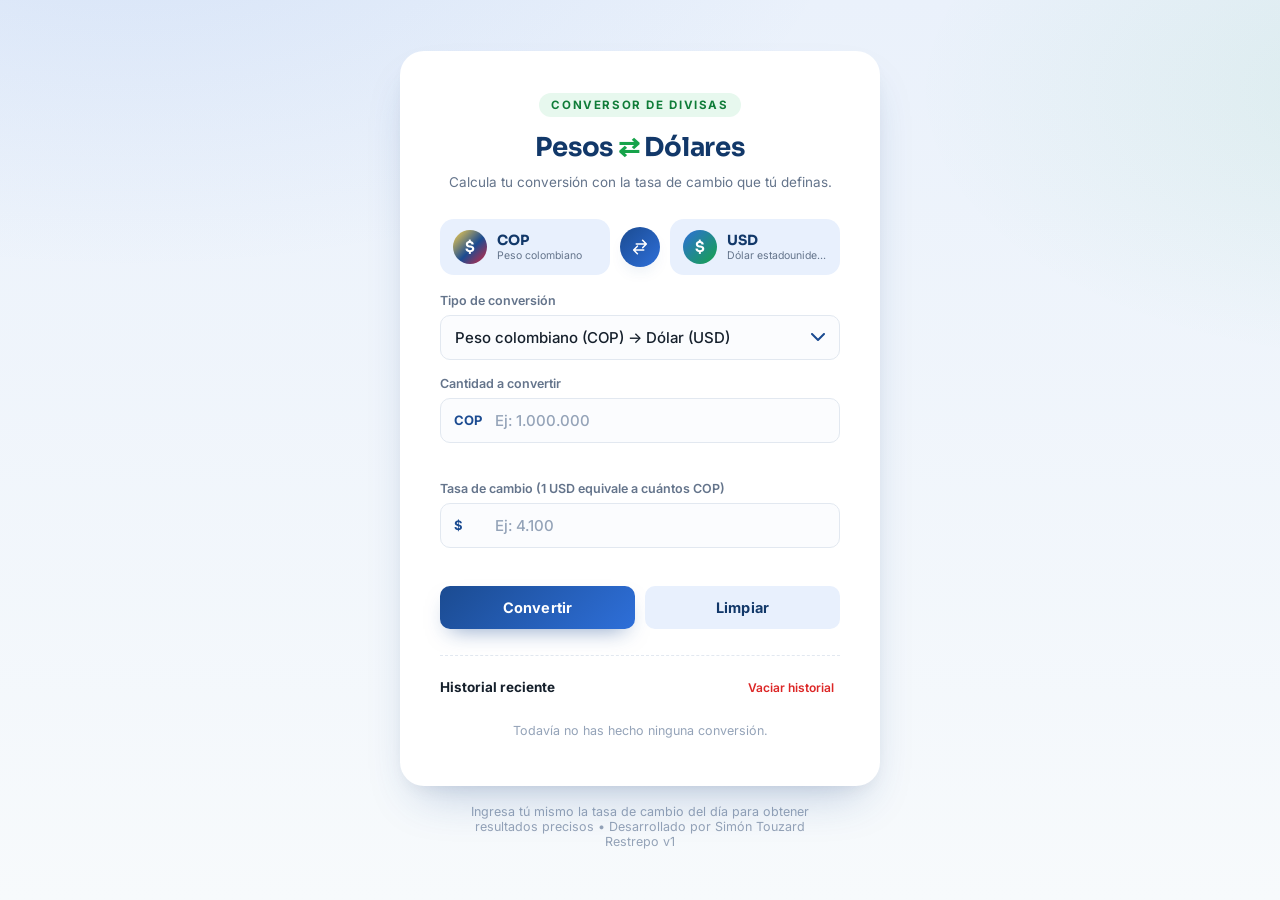
<file: index.html>
<!DOCTYPE html>
<html lang="es">
<head>
  <meta charset="UTF-8">
  <meta name="viewport" content="width=device-width, initial-scale=1.0">
  <title>Conversor COP ⇄ USD | Divisas al instante</title>
  <meta name="description" content="Convierte Pesos Colombianos a Dólares Estadounidenses y viceversa con una tasa de cambio personalizada.">

  <!-- Tipografías: Sora para cifras/titulares, Inter para texto de interfaz -->
  <link rel="preconnect" href="https://fonts.googleapis.com">
  <link rel="preconnect" href="https://fonts.gstatic.com" crossorigin>
  <link href="https://fonts.googleapis.com/css2?family=Sora:wght@500;600;700;800&family=Inter:wght@400;500;600;700&display=swap" rel="stylesheet">

  <link rel="stylesheet" href="styles.css">
</head>
<body>

  <div class="page">
    <main class="card" id="converter-card">

      <!-- Encabezado -->
      <header class="card__header">
        <span class="eyebrow">Conversor de divisas</span>
        <h1 class="title">Pesos <span class="title__arrows" aria-hidden="true">⇄</span> Dólares</h1>
        <p class="subtitle">Calcula tu conversión con la tasa de cambio que tú definas.</p>
      </header>

      <!-- Selector de dirección de conversión + intercambio rápido -->
      <section class="direction" aria-label="Tipo de conversión">
        <div class="currency-chip" id="chip-from">
          <span class="currency-chip__badge badge--cop" aria-hidden="true">$</span>
          <div class="currency-chip__text">
            <span class="currency-chip__code" id="label-from-code">COP</span>
            <span class="currency-chip__name" id="label-from-name">Peso colombiano</span>
          </div>
        </div>

        <button type="button" class="swap-btn" id="swap-btn" aria-label="Intercambiar monedas" title="Intercambiar monedas">
          <svg viewBox="0 0 24 24" class="swap-btn__icon" aria-hidden="true">
            <path d="M7 7h11l-3.2-3.2a1 1 0 1 1 1.4-1.4l5 5a1 1 0 0 1 0 1.4l-5 5a1 1 0 0 1-1.4-1.4L18 9H7a1 1 0 0 1 0-2Z"/>
            <path d="M17 17H6l3.2 3.2a1 1 0 1 1-1.4 1.4l-5-5a1 1 0 0 1 0-1.4l5-5a1 1 0 1 1 1.4 1.4L6 15h11a1 1 0 0 1 0 2Z"/>
          </svg>
        </button>

        <div class="currency-chip" id="chip-to">
          <span class="currency-chip__badge badge--usd" aria-hidden="true">$</span>
          <div class="currency-chip__text">
            <span class="currency-chip__code" id="label-to-code">USD</span>
            <span class="currency-chip__name" id="label-to-name">Dólar estadounidense</span>
          </div>
        </div>
      </section>

      <!-- Formulario de conversión -->
      <form id="converter-form" novalidate>

        <!-- Selector explícito del tipo de conversión -->
        <div class="field">
          <label for="direction-select">Tipo de conversión</label>
          <select id="direction-select" class="input input--select">
            <option value="COP_USD">Peso colombiano (COP) → Dólar (USD)</option>
            <option value="USD_COP">Dólar (USD) → Peso colombiano (COP)</option>
          </select>
        </div>

        <div class="field">
          <label for="amount-input">Cantidad a convertir</label>
          <div class="input-group">
            <span class="input-group__prefix" id="amount-prefix" aria-hidden="true">COP</span>
            <input
              type="number"
              id="amount-input"
              class="input"
              inputmode="decimal"
              step="any"
              min="0"
              placeholder="Ej: 1.000.000"
              autocomplete="off"
            >
          </div>
          <p class="field__error" id="amount-error" role="alert"></p>
        </div>

        <div class="field">
          <label for="rate-input">Tasa de cambio (1 USD equivale a cuántos COP)</label>
          <div class="input-group">
            <span class="input-group__prefix" aria-hidden="true">$</span>
            <input
              type="number"
              id="rate-input"
              class="input"
              inputmode="decimal"
              step="any"
              min="0"
              placeholder="Ej: 4.100"
              autocomplete="off"
            >
          </div>
          <p class="field__error" id="rate-error" role="alert"></p>
        </div>

        <div class="actions">
          <button type="submit" class="btn btn--primary" id="convert-btn">
            <span>Convertir</span>
          </button>
          <button type="button" class="btn btn--ghost" id="clear-btn">
            <span>Limpiar</span>
          </button>
        </div>
      </form>

      <!-- Resultado -->
      <section class="result" id="result-box" aria-live="polite" hidden>
        <span class="result__label">Resultado</span>
        <p class="result__value" id="result-value">—</p>
        <p class="result__formula" id="result-formula"></p>
        <p class="result__timestamp" id="result-timestamp"></p>
      </section>

      <!-- Historial -->
      <section class="history">
        <div class="history__header">
          <h2>Historial reciente</h2>
          <button type="button" class="link-btn" id="clear-history-btn">Vaciar historial</button>
        </div>
        <ul class="history__list" id="history-list">
          <li class="history__empty" id="history-empty">Todavía no has hecho ninguna conversión.</li>
        </ul>
      </section>

    </main>

    <p class="page__footnote">Ingresa tú mismo la tasa de cambio del día para obtener resultados precisos • Desarrollado por Simón Touzard Restrepo v1 </p>
  </div>

  <script src="script.js"></script>
</body>
</html>
</file>
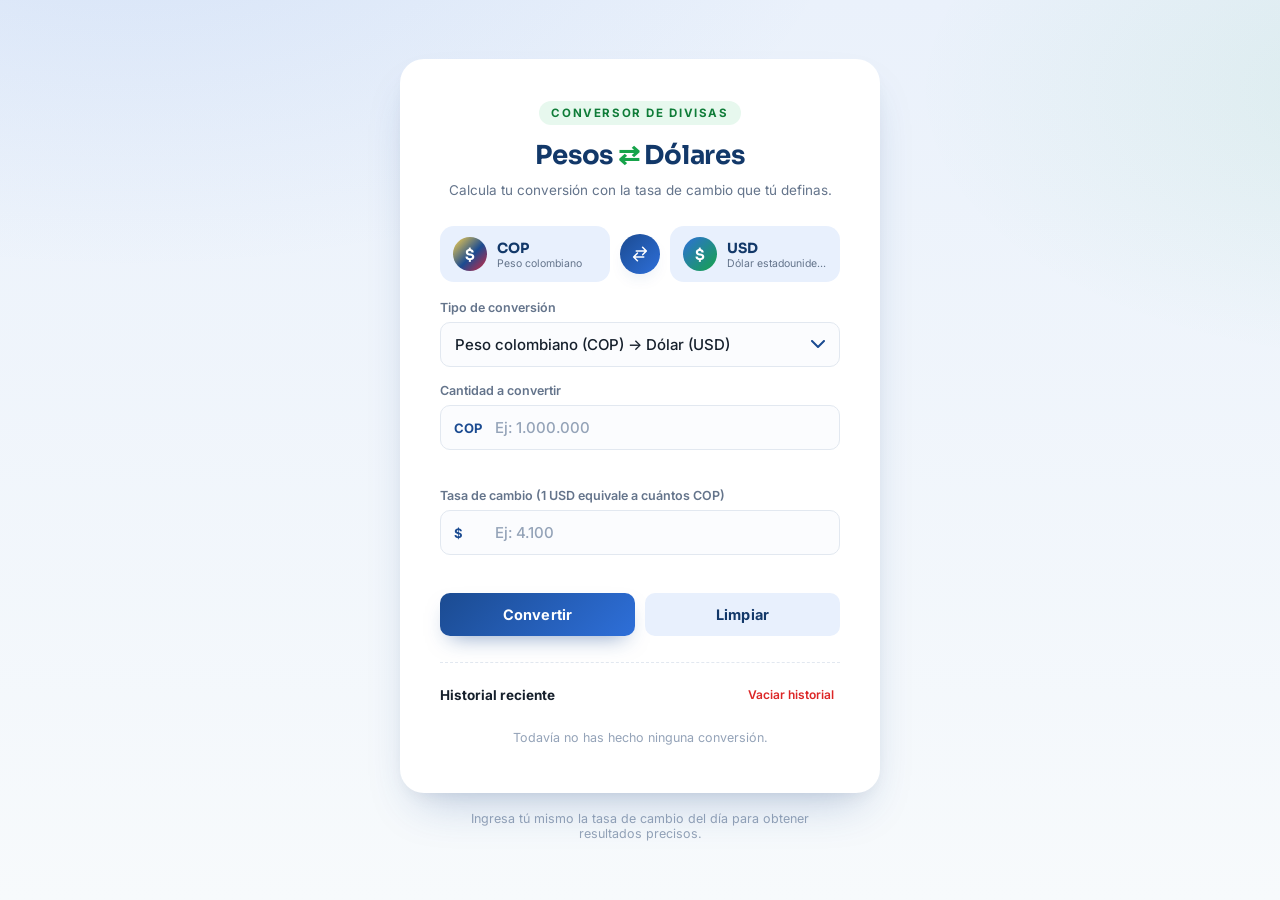
<file: index (4).html>
<!DOCTYPE html>
<html lang="es">
<head>
  <meta charset="UTF-8">
  <meta name="viewport" content="width=device-width, initial-scale=1.0">
  <title>Conversor COP ⇄ USD | Divisas al instante</title>
  <meta name="description" content="Convierte Pesos Colombianos a Dólares Estadounidenses y viceversa con una tasa de cambio personalizada.">

  <!-- Tipografías: Sora para cifras/titulares, Inter para texto de interfaz -->
  <link rel="preconnect" href="https://fonts.googleapis.com">
  <link rel="preconnect" href="https://fonts.gstatic.com" crossorigin>
  <link href="https://fonts.googleapis.com/css2?family=Sora:wght@500;600;700;800&family=Inter:wght@400;500;600;700&display=swap" rel="stylesheet">

  <link rel="stylesheet" href="styles.css">
</head>
<body>

  <div class="page">
    <main class="card" id="converter-card">

      <!-- Encabezado -->
      <header class="card__header">
        <span class="eyebrow">Conversor de divisas</span>
        <h1 class="title">Pesos <span class="title__arrows" aria-hidden="true">⇄</span> Dólares</h1>
        <p class="subtitle">Calcula tu conversión con la tasa de cambio que tú definas.</p>
      </header>

      <!-- Selector de dirección de conversión + intercambio rápido -->
      <section class="direction" aria-label="Tipo de conversión">
        <div class="currency-chip" id="chip-from">
          <span class="currency-chip__badge badge--cop" aria-hidden="true">$</span>
          <div class="currency-chip__text">
            <span class="currency-chip__code" id="label-from-code">COP</span>
            <span class="currency-chip__name" id="label-from-name">Peso colombiano</span>
          </div>
        </div>

        <button type="button" class="swap-btn" id="swap-btn" aria-label="Intercambiar monedas" title="Intercambiar monedas">
          <svg viewBox="0 0 24 24" class="swap-btn__icon" aria-hidden="true">
            <path d="M7 7h11l-3.2-3.2a1 1 0 1 1 1.4-1.4l5 5a1 1 0 0 1 0 1.4l-5 5a1 1 0 0 1-1.4-1.4L18 9H7a1 1 0 0 1 0-2Z"/>
            <path d="M17 17H6l3.2 3.2a1 1 0 1 1-1.4 1.4l-5-5a1 1 0 0 1 0-1.4l5-5a1 1 0 1 1 1.4 1.4L6 15h11a1 1 0 0 1 0 2Z"/>
          </svg>
        </button>

        <div class="currency-chip" id="chip-to">
          <span class="currency-chip__badge badge--usd" aria-hidden="true">$</span>
          <div class="currency-chip__text">
            <span class="currency-chip__code" id="label-to-code">USD</span>
            <span class="currency-chip__name" id="label-to-name">Dólar estadounidense</span>
          </div>
        </div>
      </section>

      <!-- Formulario de conversión -->
      <form id="converter-form" novalidate>

        <!-- Selector explícito del tipo de conversión -->
        <div class="field">
          <label for="direction-select">Tipo de conversión</label>
          <select id="direction-select" class="input input--select">
            <option value="COP_USD">Peso colombiano (COP) → Dólar (USD)</option>
            <option value="USD_COP">Dólar (USD) → Peso colombiano (COP)</option>
          </select>
        </div>

        <div class="field">
          <label for="amount-input">Cantidad a convertir</label>
          <div class="input-group">
            <span class="input-group__prefix" id="amount-prefix" aria-hidden="true">COP</span>
            <input
              type="number"
              id="amount-input"
              class="input"
              inputmode="decimal"
              step="any"
              min="0"
              placeholder="Ej: 1.000.000"
              autocomplete="off"
            >
          </div>
          <p class="field__error" id="amount-error" role="alert"></p>
        </div>

        <div class="field">
          <label for="rate-input">Tasa de cambio (1 USD equivale a cuántos COP)</label>
          <div class="input-group">
            <span class="input-group__prefix" aria-hidden="true">$</span>
            <input
              type="number"
              id="rate-input"
              class="input"
              inputmode="decimal"
              step="any"
              min="0"
              placeholder="Ej: 4.100"
              autocomplete="off"
            >
          </div>
          <p class="field__error" id="rate-error" role="alert"></p>
        </div>

        <div class="actions">
          <button type="submit" class="btn btn--primary" id="convert-btn">
            <span>Convertir</span>
          </button>
          <button type="button" class="btn btn--ghost" id="clear-btn">
            <span>Limpiar</span>
          </button>
        </div>
      </form>

      <!-- Resultado -->
      <section class="result" id="result-box" aria-live="polite" hidden>
        <span class="result__label">Resultado</span>
        <p class="result__value" id="result-value">—</p>
        <p class="result__formula" id="result-formula"></p>
        <p class="result__timestamp" id="result-timestamp"></p>
      </section>

      <!-- Historial -->
      <section class="history">
        <div class="history__header">
          <h2>Historial reciente</h2>
          <button type="button" class="link-btn" id="clear-history-btn">Vaciar historial</button>
        </div>
        <ul class="history__list" id="history-list">
          <li class="history__empty" id="history-empty">Todavía no has hecho ninguna conversión.</li>
        </ul>
      </section>

    </main>

    <p class="page__footnote">Ingresa tú mismo la tasa de cambio del día para obtener resultados precisos.</p>
  </div>

  <script src="script.js"></script>
</body>
</html>
</file>
<file: styles.css>
/* ==========================================================================
   CONVERSOR COP ⇄ USD — Hoja de estilos
   Sistema de diseño: azul elegante + blanco + detalles en verde
   ========================================================================== */

:root {
  /* --- Color: superficie y fondo --- */
  --color-bg-start: #eaf1fb;
  --color-bg-end: #f7fafc;
  --color-card: #ffffff;

  /* --- Color: azul (marca principal) --- */
  --color-primary: #1b4b91;
  --color-primary-dark: #123869;
  --color-primary-light: #2e6fd9;
  --color-primary-soft: #e8f0fd;

  /* --- Color: verde (detalles / éxito) --- */
  --color-accent: #16a34a;
  --color-accent-dark: #0f7c38;
  --color-accent-soft: #e7f8ee;

  /* --- Color: texto --- */
  --color-text: #16202c;
  --color-text-muted: #64748b;
  --color-text-faint: #94a3b8;

  /* --- Color: estados --- */
  --color-border: #e2e8f0;
  --color-error: #dc2626;
  --color-error-soft: #fef2f2;

  /* --- Tipografía --- */
  --font-display: "Sora", "Segoe UI", sans-serif;
  --font-body: "Inter", "Segoe UI", sans-serif;

  /* --- Sombra y forma --- */
  --shadow-card: 0 24px 48px -18px rgba(27, 75, 145, 0.28), 0 8px 20px -10px rgba(15, 23, 42, 0.1);
  --shadow-soft: 0 8px 18px -8px rgba(27, 75, 145, 0.18);
  --radius-lg: 24px;
  --radius-md: 14px;
  --radius-sm: 10px;
  --radius-pill: 999px;

  /* --- Movimiento --- */
  --ease-out: cubic-bezier(0.16, 1, 0.3, 1);
  --ease-spring: cubic-bezier(0.34, 1.56, 0.64, 1);
  --duration-fast: 160ms;
  --duration-base: 260ms;
}

/* ==========================================================================
   Reinicio básico
   ========================================================================== */

* {
  box-sizing: border-box;
  margin: 0;
  padding: 0;
}

html {
  -webkit-text-size-adjust: 100%;
}

body {
  font-family: var(--font-body);
  color: var(--color-text);
  background:
    radial-gradient(1200px 600px at 10% -10%, rgba(46, 111, 217, 0.10), transparent 60%),
    radial-gradient(900px 500px at 110% 10%, rgba(22, 163, 74, 0.08), transparent 55%),
    linear-gradient(180deg, var(--color-bg-start), var(--color-bg-end));
  min-height: 100vh;
  -webkit-font-smoothing: antialiased;
}

button {
  font-family: inherit;
  cursor: pointer;
}

input,
select {
  font-family: inherit;
}

ul {
  list-style: none;
}

/* Enfoque visible y accesible en toda la interfaz */
:focus-visible {
  outline: 3px solid var(--color-primary-light);
  outline-offset: 2px;
  border-radius: var(--radius-sm);
}

/* ==========================================================================
   Layout general
   ========================================================================== */

.page {
  min-height: 100vh;
  display: flex;
  flex-direction: column;
  align-items: center;
  justify-content: center;
  gap: 18px;
  padding: 40px 20px;
}

.card {
  width: 100%;
  max-width: 440px;
  background: var(--color-card);
  border-radius: var(--radius-lg);
  box-shadow: var(--shadow-card);
  padding: 34px 30px 28px;
  animation: card-enter 620ms var(--ease-out) both;
}

@keyframes card-enter {
  from {
    opacity: 0;
    transform: translateY(18px) scale(0.98);
  }
  to {
    opacity: 1;
    transform: translateY(0) scale(1);
  }
}

.page__footnote {
  font-size: 12.5px;
  color: var(--color-text-faint);
  text-align: center;
  max-width: 360px;
}

/* ==========================================================================
   Encabezado
   ========================================================================== */

.card__header {
  text-align: center;
  margin-bottom: 26px;
}

.eyebrow {
  display: inline-block;
  font-family: var(--font-body);
  font-size: 11.5px;
  font-weight: 700;
  letter-spacing: 0.14em;
  text-transform: uppercase;
  color: var(--color-accent-dark);
  background: var(--color-accent-soft);
  padding: 5px 12px;
  border-radius: var(--radius-pill);
  margin-bottom: 14px;
}

.title {
  font-family: var(--font-display);
  font-size: 26px;
  font-weight: 700;
  color: var(--color-primary-dark);
  letter-spacing: -0.01em;
}

.title__arrows {
  color: var(--color-accent);
}

.subtitle {
  margin-top: 8px;
  font-size: 13.5px;
  color: var(--color-text-muted);
  line-height: 1.5;
}

/* ==========================================================================
   Selector visual de monedas + botón de intercambio (elemento distintivo)
   ========================================================================== */

.direction {
  display: flex;
  align-items: center;
  gap: 10px;
  margin-bottom: 18px;
}

.currency-chip {
  flex: 1;
  display: flex;
  align-items: center;
  gap: 10px;
  background: var(--color-primary-soft);
  border: 1px solid transparent;
  border-radius: var(--radius-md);
  padding: 10px 12px;
  min-width: 0;
  transition: transform var(--duration-base) var(--ease-spring);
}

.currency-chip__badge {
  flex-shrink: 0;
  width: 34px;
  height: 34px;
  border-radius: 50%;
  display: flex;
  align-items: center;
  justify-content: center;
  font-family: var(--font-display);
  font-weight: 700;
  font-size: 15px;
  color: #fff;
}

.badge--cop {
  background: linear-gradient(135deg, #ffd54a 0%, #1b4b91 55%, #d7263d 100%);
}

.badge--usd {
  background: linear-gradient(135deg, #2e6fd9 0%, #16a34a 100%);
}

.currency-chip__text {
  display: flex;
  flex-direction: column;
  min-width: 0;
}

.currency-chip__code {
  font-family: var(--font-display);
  font-weight: 700;
  font-size: 14px;
  color: var(--color-primary-dark);
  line-height: 1.3;
}

.currency-chip__name {
  font-size: 10.5px;
  color: var(--color-text-muted);
  white-space: nowrap;
  overflow: hidden;
  text-overflow: ellipsis;
}

.swap-btn {
  flex-shrink: 0;
  width: 40px;
  height: 40px;
  border-radius: 50%;
  border: none;
  background: linear-gradient(135deg, var(--color-primary), var(--color-primary-light));
  box-shadow: var(--shadow-soft);
  display: flex;
  align-items: center;
  justify-content: center;
  transition: transform var(--duration-base) var(--ease-spring), box-shadow var(--duration-base) var(--ease-out);
}

.swap-btn:hover {
  box-shadow: 0 10px 22px -8px rgba(27, 75, 145, 0.45);
  transform: translateY(-1px);
}

.swap-btn:active {
  transform: scale(0.92);
}

.swap-btn__icon {
  width: 18px;
  height: 18px;
  fill: #ffffff;
  transition: transform var(--duration-base) var(--ease-spring);
}

/* Rotación al intercambiar (disparada por JS agregando esta clase) */
.swap-btn.is-swapping .swap-btn__icon {
  transform: rotate(180deg);
}

/* Pequeño resalte de confirmación en los chips al intercambiar */
.currency-chip.is-pulsing {
  transform: scale(1.03);
  border-color: var(--color-accent);
}

/* ==========================================================================
   Campos de formulario
   ========================================================================== */

.field {
  margin-bottom: 16px;
}

.field label {
  display: block;
  font-size: 12.5px;
  font-weight: 600;
  color: var(--color-text-muted);
  margin-bottom: 7px;
}

.input {
  width: 100%;
  font-size: 15px;
  font-weight: 500;
  color: var(--color-text);
  background: #fbfcfe;
  border: 1.5px solid var(--color-border);
  border-radius: var(--radius-sm);
  padding: 12px 14px;
  transition: border-color var(--duration-base) var(--ease-out), box-shadow var(--duration-base) var(--ease-out), background var(--duration-base) var(--ease-out);
}

.input::placeholder {
  color: var(--color-text-faint);
}

.input:hover {
  border-color: #c9d6e8;
}

.input:focus {
  outline: none;
  border-color: var(--color-primary-light);
  background: #ffffff;
  box-shadow: 0 0 0 4px rgba(46, 111, 217, 0.14);
}

.input--select {
  appearance: none;
  -webkit-appearance: none;
  background-image: url("data:image/svg+xml,%3Csvg xmlns='http://www.w3.org/2000/svg' width='14' height='9' viewBox='0 0 14 9'%3E%3Cpath d='M1 1l6 6 6-6' stroke='%231B4B91' stroke-width='2' fill='none' stroke-linecap='round' stroke-linejoin='round'/%3E%3C/svg%3E");
  background-repeat: no-repeat;
  background-position: right 14px center;
  padding-right: 36px;
  cursor: pointer;
}

.input-group {
  position: relative;
  display: flex;
  align-items: center;
}

.input-group__prefix {
  position: absolute;
  left: 14px;
  font-size: 13px;
  font-weight: 700;
  color: var(--color-primary);
  pointer-events: none;
}

.input-group .input {
  padding-left: 54px;
}

/* Estado de error: campo + mensaje */
.input.is-invalid {
  border-color: var(--color-error);
  background: var(--color-error-soft);
  animation: shake 420ms var(--ease-out);
}

@keyframes shake {
  10%, 90% { transform: translateX(-1px); }
  20%, 80% { transform: translateX(2px); }
  30%, 50%, 70% { transform: translateX(-4px); }
  40%, 60% { transform: translateX(4px); }
}

.field__error {
  min-height: 16px;
  font-size: 12px;
  font-weight: 500;
  color: var(--color-error);
  margin-top: 6px;
  opacity: 0;
  transform: translateY(-3px);
  transition: opacity var(--duration-fast) var(--ease-out), transform var(--duration-fast) var(--ease-out);
}

.field__error.is-visible {
  opacity: 1;
  transform: translateY(0);
}

/* ==========================================================================
   Botones de acción
   ========================================================================== */

.actions {
  display: flex;
  gap: 10px;
  margin-top: 6px;
}

.btn {
  flex: 1;
  border: none;
  border-radius: var(--radius-sm);
  padding: 13px 18px;
  font-size: 14.5px;
  font-weight: 700;
  letter-spacing: 0.01em;
  transition: transform var(--duration-fast) var(--ease-spring), box-shadow var(--duration-base) var(--ease-out), background var(--duration-base) var(--ease-out);
}

.btn--primary {
  color: #fff;
  background: linear-gradient(135deg, var(--color-primary) 0%, var(--color-primary-light) 100%);
  box-shadow: 0 10px 22px -10px rgba(27, 75, 145, 0.55);
}

.btn--primary:hover {
  box-shadow: 0 14px 26px -10px rgba(27, 75, 145, 0.6);
  transform: translateY(-2px);
}

.btn--primary:active {
  transform: translateY(0) scale(0.98);
}

.btn--ghost {
  color: var(--color-primary-dark);
  background: var(--color-primary-soft);
}

.btn--ghost:hover {
  background: #dce8fb;
  transform: translateY(-2px);
}

.btn--ghost:active {
  transform: translateY(0) scale(0.98);
}

/* ==========================================================================
   Resultado
   ========================================================================== */

.result {
  margin-top: 22px;
  padding: 20px;
  border-radius: var(--radius-md);
  background: linear-gradient(160deg, var(--color-accent-soft) 0%, #f3fbf6 100%);
  border: 1px solid #d3f0dd;
  text-align: center;
  animation: result-reveal 420ms var(--ease-out) both;
}

@keyframes result-reveal {
  from {
    opacity: 0;
    transform: translateY(10px);
  }
  to {
    opacity: 1;
    transform: translateY(0);
  }
}

.result__label {
  display: inline-block;
  font-size: 11px;
  font-weight: 700;
  letter-spacing: 0.12em;
  text-transform: uppercase;
  color: var(--color-accent-dark);
  margin-bottom: 8px;
}

.result__value {
  font-family: var(--font-display);
  font-size: 30px;
  font-weight: 800;
  color: var(--color-primary-dark);
  word-break: break-word;
}

.result__formula {
  margin-top: 8px;
  font-size: 12.5px;
  color: var(--color-text-muted);
  font-variant-numeric: tabular-nums;
}

.result__timestamp {
  margin-top: 4px;
  font-size: 11px;
  color: var(--color-text-faint);
}

/* ==========================================================================
   Historial
   ========================================================================== */

.history {
  margin-top: 26px;
  padding-top: 20px;
  border-top: 1px dashed var(--color-border);
}

.history__header {
  display: flex;
  align-items: center;
  justify-content: space-between;
  margin-bottom: 10px;
}

.history__header h2 {
  font-size: 13.5px;
  font-weight: 700;
  color: var(--color-text);
}

.link-btn {
  border: none;
  background: none;
  font-size: 12px;
  font-weight: 600;
  color: var(--color-error);
  padding: 4px 6px;
  border-radius: 6px;
  transition: background var(--duration-fast) var(--ease-out), opacity var(--duration-fast) var(--ease-out);
}

.link-btn:hover {
  background: var(--color-error-soft);
}

.history__list {
  display: flex;
  flex-direction: column;
  gap: 8px;
  max-height: 220px;
  overflow-y: auto;
}

.history__empty {
  font-size: 12.5px;
  color: var(--color-text-faint);
  text-align: center;
  padding: 14px 0;
}

.history__item {
  display: flex;
  align-items: center;
  justify-content: space-between;
  gap: 10px;
  background: #fbfcfe;
  border: 1px solid var(--color-border);
  border-radius: var(--radius-sm);
  padding: 10px 12px;
  animation: item-enter 320ms var(--ease-out) both;
}

@keyframes item-enter {
  from {
    opacity: 0;
    transform: translateX(-6px);
  }
  to {
    opacity: 1;
    transform: translateX(0);
  }
}

.history__item-main {
  min-width: 0;
}

.history__item-conversion {
  font-size: 13px;
  font-weight: 600;
  color: var(--color-text);
  white-space: nowrap;
  overflow: hidden;
  text-overflow: ellipsis;
}

.history__item-time {
  font-size: 10.5px;
  color: var(--color-text-faint);
  margin-top: 2px;
}

.history__item-remove {
  flex-shrink: 0;
  width: 24px;
  height: 24px;
  border: none;
  background: transparent;
  color: var(--color-text-faint);
  font-size: 15px;
  line-height: 1;
  border-radius: 50%;
  transition: background var(--duration-fast) var(--ease-out), color var(--duration-fast) var(--ease-out);
}

.history__item-remove:hover {
  background: var(--color-error-soft);
  color: var(--color-error);
}

/* ==========================================================================
   Responsivo
   ========================================================================== */

@media (max-width: 420px) {
  .card {
    padding: 26px 20px 22px;
    border-radius: var(--radius-md);
  }

  .title {
    font-size: 22px;
  }

  .currency-chip__name {
    display: none;
  }

  .actions {
    flex-direction: column;
  }

  .result__value {
    font-size: 25px;
  }
}

@media (min-width: 700px) {
  .card {
    max-width: 480px;
    padding: 42px 40px 34px;
  }
}

/* Respeta la preferencia de movimiento reducido del sistema */
@media (prefers-reduced-motion: reduce) {
  *,
  *::before,
  *::after {
    animation-duration: 0.001ms !important;
    animation-iteration-count: 1 !important;
    transition-duration: 0.001ms !important;
  }
}
</file>
